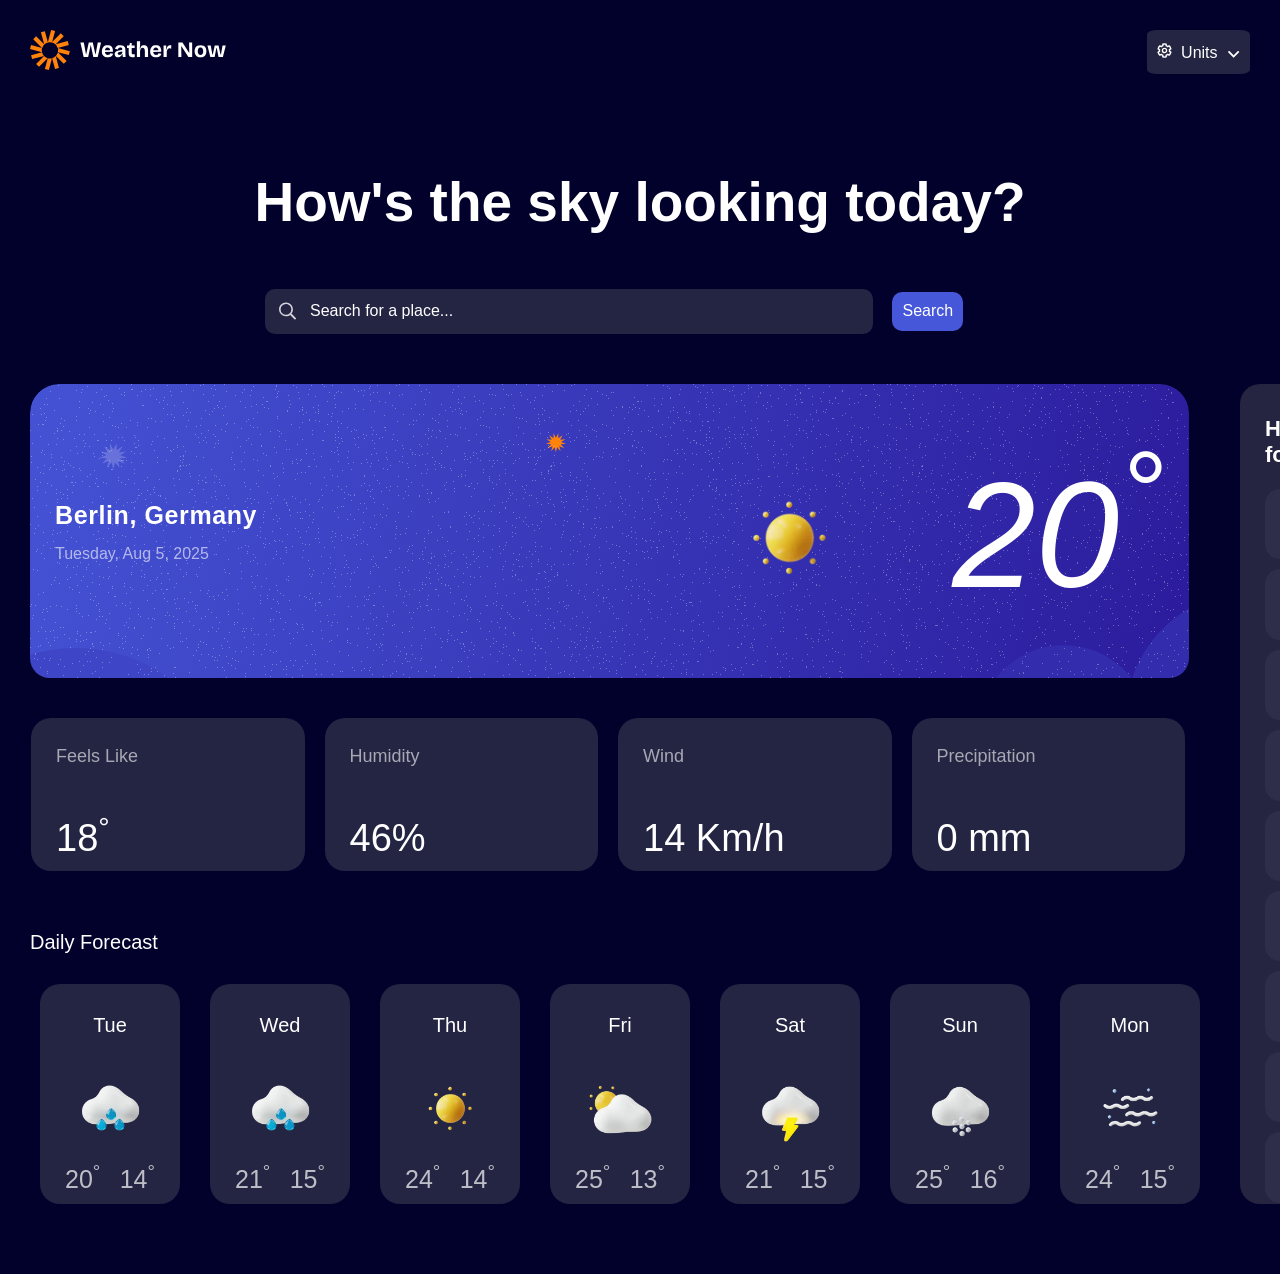
<file: index.html>
<!doctype html>
<html lang="en">
  <head>
    <meta charset="UTF-8" />
    <meta name="viewport" content="width=device-width, initial-scale=1.0" />
    <title>Document</title>
    <!-- External Css -->
    <link rel="stylesheet" href="./css/depi.css" />
    <!-- Font Awesome Library -->
    <link rel="stylesheet" href="./css/all.min.css" />
    <!-- Render All Element -->
    <link rel="stylesheet" href="./css/normalize.css" />
  </head>
  <body>
    <!-- Start Header -->
    <header>
      <div class="container">
        <div class="logo">
          <img src="./images/logo.svg" alt="" />
        </div>

        <div class="lang">
          <img src="./images/icon-units.svg" alt="" class="one" />
          <span> Units </span>
          <img src="./images/icon-dropdown.svg" alt="" class="two" />
        </div>
      </div>
    </header>
    <!-- End Header -->
    <!-- Start Landing -->
    <div class="landing">
      <div class="container">
        <h1>How's the sky looking today?</h1>

        <div class="search">
          <div class="in">
            <form action="">
              <img src="./images/icon-search.svg" alt="" />
              <input
                class="one"
                type="text"
                placeholder="Search for a place..."
              />
              <input class="two" type="submit" value="Search" />
            </form>
          </div>
        </div>
      </div>
    </div>
    <!-- End Landing -->
    <!-- Start Content -->
    <div class="content">
      <div class="container">
        <div class="left">
          <!-- Start Upper -->
          <div class="upper">
            <div class="first">
              <p>Berlin, Germany</p>
              <p>Tuesday, Aug 5, 2025</p>
            </div>
            <div class="second">
              <div class="sun">
                <img src="./images/icon-sunny.webp" alt="" />
              </div>
              <p>20<sup>°</sup></p>
            </div>
          </div>
          <!-- End Upper -->
          <!-- Start Middle -->
          <div class="middle">
            <div class="first card">
              <p>Feels Like</p>
              <span>18<sup>°</sup></span>
            </div>
            <div class="seconed card">
              <p>Humidity</p>
              <span>46%</span>
            </div>
            <div class="third card">
              <p>Wind</p>
              <span>14 Km/h</span>
            </div>
            <div class="fourth card">
              <p>Precipitation</p>
              <span>0 mm</span>
            </div>
          </div>
          <!-- End Middle -->
          <!-- start Lower -->
          <div class="lower">
            <div class="head">
              <p>Daily Forecast</p>
            </div>
            <div class="inner-content">
              <div class="first card">
                <p>Tue</p>
                <div class="image">
                  <img src="./images/icon-rain.webp" alt="" />
                </div>
                <div class="degrees">
                  <span>20<sup>°</sup></span>
                  <span>14<sup>°</sup></span>
                </div>
              </div>

              <div class="card">
                <p>Wed</p>
                <div class="image">
                  <img src="./images/icon-rain.webp" alt="" />
                </div>
                <div class="degrees">
                  <span>21<sup>°</sup></span>
                  <span>15<sup>°</sup></span>
                </div>
              </div>

              <div class="card">
                <p>Thu</p>
                <div class="image">
                  <img src="./images/icon-sunny.webp" alt="" />
                </div>
                <div class="degrees">
                  <span>24<sup>°</sup></span>
                  <span>14<sup>°</sup></span>
                </div>
              </div>

              <div class="first card">
                <p>Fri</p>
                <div class="image">
                  <img src="./images/icon-partly-cloudy.webp" alt="" />
                </div>
                <div class="degrees">
                  <span>25<sup>°</sup></span>
                  <span>13<sup>°</sup></span>
                </div>
              </div>

              <div class="card">
                <p>Sat</p>
                <div class="image">
                  <img src="./images/icon-storm.webp" alt="" />
                </div>
                <div class="degrees">
                  <span>21<sup>°</sup></span>
                  <span>15<sup>°</sup></span>
                </div>
              </div>

              <div class="card">
                <p>Sun</p>
                <div class="image">
                  <img src="./images/icon-snow.webp" alt="" />
                </div>
                <div class="degrees">
                  <span>25<sup>°</sup></span>
                  <span>16<sup>°</sup></span>
                </div>
              </div>
              <div class="card">
                <p>Mon</p>
                <div class="image">
                  <img src="./images/icon-fog.webp" alt="" />
                </div>
                <div class="degrees">
                  <span>24<sup>°</sup></span>
                  <span>15<sup>°</sup></span>
                </div>
              </div>
            </div>
          </div>
          <!-- End Lower -->
        </div>

        <div class="right">
          <!-- start head in content -->
          <div class="head">
            <p>Hourly forecast</p>
            <div class="icon">
              <span>Tuesday</span>
              <img src="./images/icon-dropdown.svg" alt="" />
            </div>
          </div>
          <!-- End head in content -->

          <div class="innerContent">
            <div class="card">
              <div class="miniIcon">
                <img src="./images/icon-overcast.webp" alt="" />
                <p>3 PM</p>
              </div>
              <p>20<sup>°</sup></p>
            </div>

            <div class="card">
              <div class="miniIcon">
                <img src="./images/icon-partly-cloudy.webp" alt="" />
                <p>4 PM</p>
              </div>
              <p>20<sup>°</sup></p>
            </div>
            <div class="card">
              <div class="miniIcon">
                <img src="./images/icon-sunny.webp" alt="" />
                <p>5 PM</p>
              </div>
              <p>20<sup>°</sup></p>
            </div>

            <div class="card">
              <div class="miniIcon">
                <img src="./images/icon-overcast.webp" alt="" />
                <p>6 PM</p>
              </div>
              <p>19<sup>°</sup></p>
            </div>

            <div class="card">
              <div class="miniIcon">
                <img src="./images/icon-snow.webp" alt="" />
                <p>7 PM</p>
              </div>
              <p>18<sup>°</sup></p>
            </div>
            <div class="card">
              <div class="miniIcon">
                <img src="./images/icon-fog.webp" alt="" />
                <p>8 PM</p>
              </div>
              <p>18<sup>°</sup></p>
            </div>
            <div class="card">
              <div class="miniIcon">
                <img src="./images/icon-snow.webp" alt="" />
                <p>9 PM</p>
              </div>
              <p>17<sup>°</sup></p>
            </div>
            <div class="card">
              <div class="miniIcon">
                <img src="./images/icon-overcast.webp" alt="" />
                <p>10 PM</p>
              </div>
              <p>17<sup>°</sup></p>
            </div>
            <div class="card">
              <div class="miniIcon">
                <img src="./images/icon-overcast.webp" alt="" />
                <p>3 PM</p>
              </div>
              <p>20<sup>°</sup></p>
            </div>

            <div class="card">
              <div class="miniIcon">
                <img src="./images/icon-partly-cloudy.webp" alt="" />
                <p>4 PM</p>
              </div>
              <p>20<sup>°</sup></p>
            </div>
            <div class="card">
              <div class="miniIcon">
                <img src="./images/icon-sunny.webp" alt="" />
                <p>5 PM</p>
              </div>
              <p>20<sup>°</sup></p>
            </div>

            <div class="card">
              <div class="miniIcon">
                <img src="./images/icon-overcast.webp" alt="" />
                <p>6 PM</p>
              </div>
              <p>19<sup>°</sup></p>
            </div>

            <div class="card">
              <div class="miniIcon">
                <img src="./images/icon-snow.webp" alt="" />
                <p>7 PM</p>
              </div>
              <p>18<sup>°</sup></p>
            </div>
            <div class="card">
              <div class="miniIcon">
                <img src="./images/icon-fog.webp" alt="" />
                <p>8 PM</p>
              </div>
              <p>18<sup>°</sup></p>
            </div>
            <div class="card">
              <div class="miniIcon">
                <img src="./images/icon-snow.webp" alt="" />
                <p>9 PM</p>
              </div>
              <p>17<sup>°</sup></p>
            </div>
            <div class="card">
              <div class="miniIcon">
                <img src="./images/icon-overcast.webp" alt="" />
                <p>10 PM</p>
              </div>
              <p>17<sup>°</sup></p>
            </div>
          </div>
        </div>
      </div>
    </div>
    <!-- End Content -->
  </body>
</html>
</file>
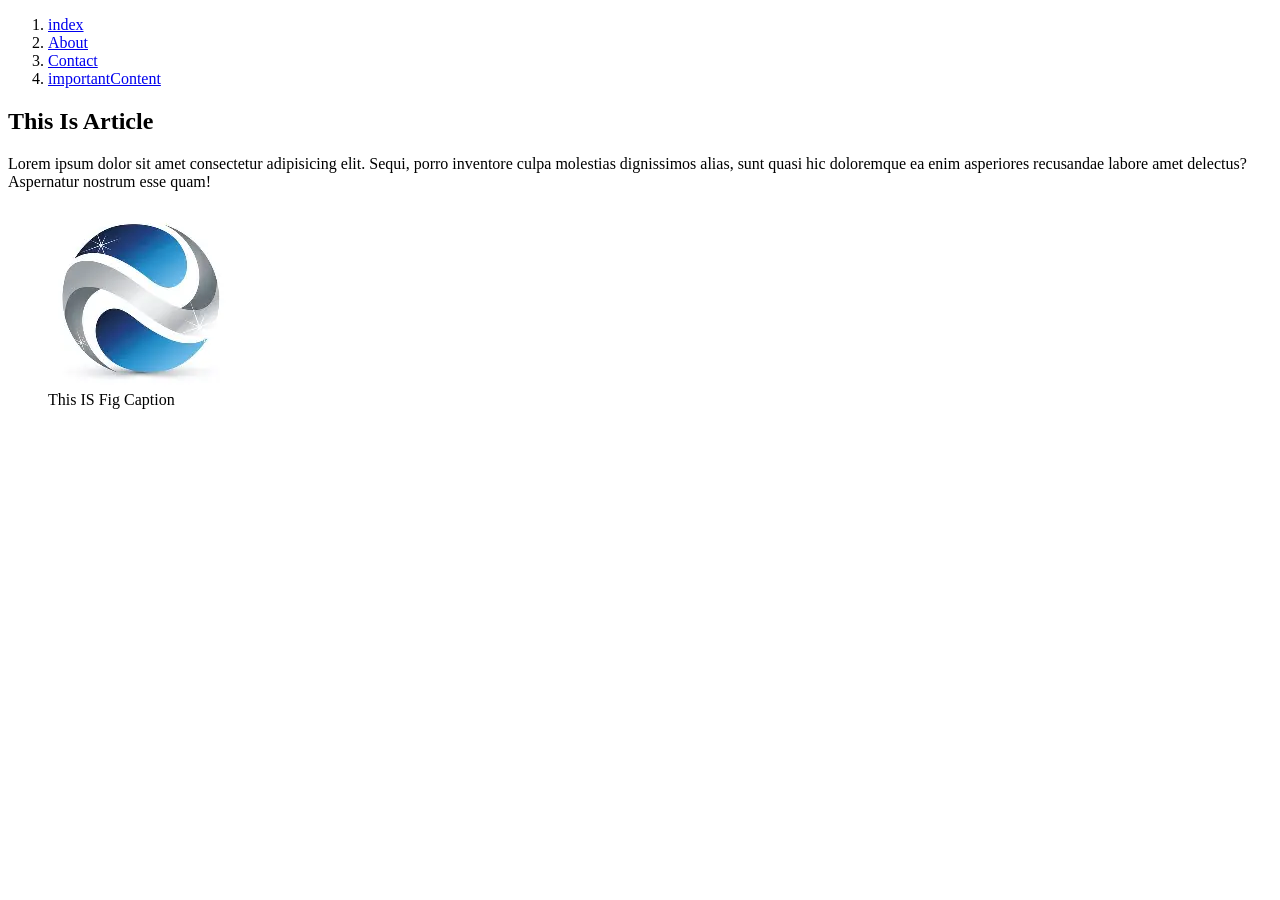
<file: Question_Five/index.html>
<!DOCTYPE html>
<html lang="en">
  <head>
    <meta charset="UTF-8" />
    <meta name="viewport" content="width=device-width, initial-scale=1.0" />
    <meta name="description" content="This is Description" />
    <meta name="author" content="Abdulrahman Taha" />
    <meta name="keywords" content="HTML" />
    <meta property="og:title" content="index">
    <meta property="og:description" content="this is content">
    <meta property="og:image" content="./../download.webp">
    <title>index</title>
    <link rel="canonical" href="https://www.yourdomain.com/index.html" />
  </head>
  <body>
    <header>
      <nav>
        <ol>
          <li><a href="index.html">index</a></li>
          <li>
            <a href="about.html">About</a>
          </li>
          <li>
            <a href="contact.html">Contact</a>
          </li>
          <li><a href="#importantContent">importantContent</a></li>
        </ol>
      </nav>
    </header>
    <main id="importantContent">
      <section>
        <article>
          <h2>This Is Article</h2>
          <p>
            Lorem ipsum dolor sit amet consectetur adipisicing elit. Sequi,
            porro inventore culpa molestias dignissimos alias, sunt quasi hic
            doloremque ea enim asperiores recusandae labore amet delectus?
            Aspernatur nostrum esse quam!
          </p>

          <figure>
            <img src="./../download.webp" alt="" />
            <figcaption>This IS Fig Caption</figcaption>
          </figure>
        </article>
      </section>
    </main>

    <footer></footer>
  </body>
</html>
</file>
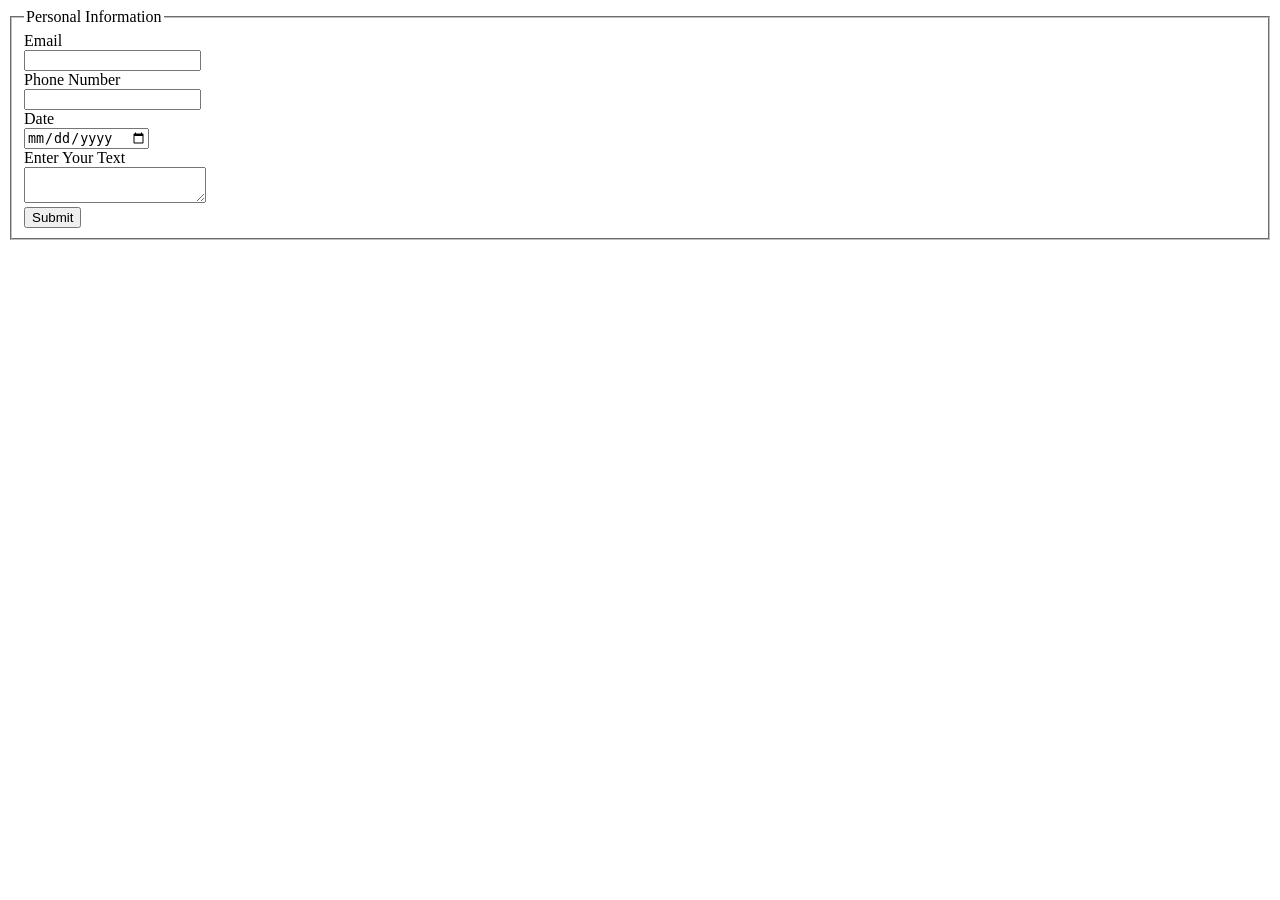
<file: Question_Four.html>
<!DOCTYPE html>
<html lang="en">
  <head>
    <meta charset="UTF-8" />
    <meta name="viewport" content="width=device-width, initial-scale=1.0" />
    <title>Document</title>
  </head>
  <body>
    <form action="">
      <fieldset>
        <legend>Personal Information</legend>

        <label for="em">Email</label> <br />

        <input
          type="email"
          name=""
          id="em"
          required
          aria-describedby="help"
          aria-invalid="true"
        /><br />
        <label for="ph">Phone Number</label><br />
        <input type="tel" id="ph" required /><br />
        <label for="da">Date</label><br />
        <input type="date" name="" id="da" required /><br />
        <label for="Ta">Enter Your Text</label><br />
        <textarea name="" id="Ta"></textarea><br />

        <input type="submit" />
      </fieldset>
    </form>
  </body>
</html>
</file>
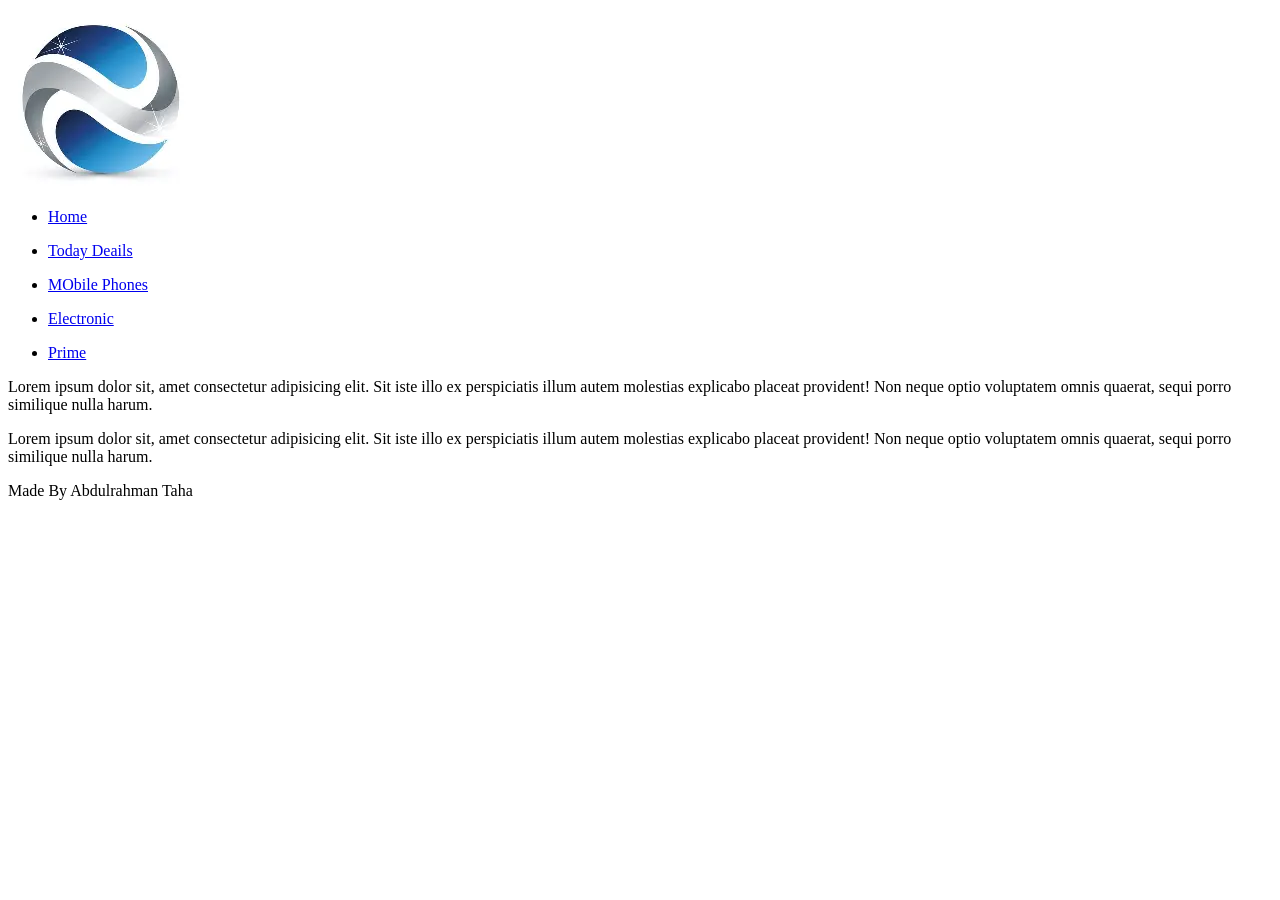
<file: Question_one.html>
<!DOCTYPE html>
<html lang="en">
  <head>
    <meta charset="UTF-8" />
    <meta name="viewport" content="width=device-width, initial-scale=1.0" />
    <title>Document</title>
  </head>
  <body>
    <header>
      <div class="container">
        <div class="logo"><img src="./download.webp" alt="logo" /></div>

        <nav>
          <ul>
            <li><a href="#">Home</a></li>
          </ul>
          <ul>
            <li><a href="#">Today Deails</a></li>
          </ul>
          <ul>
            <li><a href="tel:01067322335">MObile Phones</a></li>
          </ul>
          <ul>
            <li><a href="#">Electronic</a></li>
          </ul>
          <ul>
            <li><a href="#">Prime</a></li>
          </ul>
        </nav>
      </div>
    </header>

    <main>
      <div class="container">
        <article>
          <p>
            Lorem ipsum dolor sit, amet consectetur adipisicing elit. Sit iste
            illo ex perspiciatis illum autem molestias explicabo placeat
            provident! Non neque optio voluptatem omnis quaerat, sequi porro
            similique nulla harum.
          </p>
        </article>

        <article>
          <p>
            Lorem ipsum dolor sit, amet consectetur adipisicing elit. Sit iste
            illo ex perspiciatis illum autem molestias explicabo placeat
            provident! Non neque optio voluptatem omnis quaerat, sequi porro
            similique nulla harum.
          </p>
        </article>
      </div>
    </main>

    <footer>
      <div class="container">
        <p>Made By Abdulrahman Taha</p>
      </div>
    </footer>
  </body>
</html>
</file>
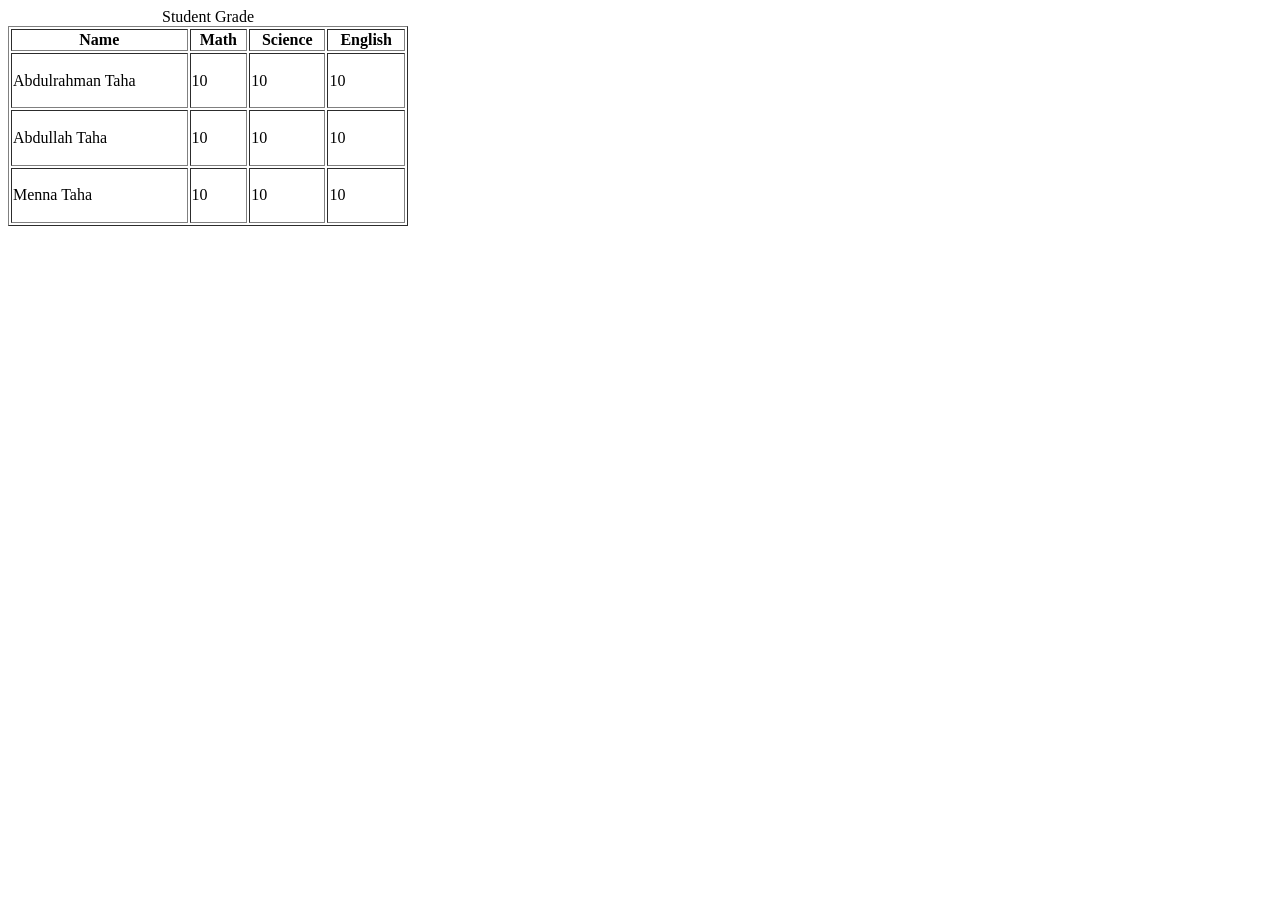
<file: Question_Two.html>
<!DOCTYPE html>
<html lang="en">
  <head>
    <meta charset="UTF-8" />
    <meta name="viewport" content="width=device-width, initial-scale=1.0" />
    <title>Document</title>
  </head>
  <body>
    <table border="1" width="400" height="200">
      <caption>
        Student Grade
      </caption>
      <thead>
        <tr>
          <th>Name</th>
          <th>Math</th>
          <th>Science</th>
          <th>English</th>
        </tr>
      </thead>
      <tbody>
        <tr>
          <td>Abdulrahman Taha</td>
          <td>10</td>
          <td>10</td>
          <td>10</td>
        </tr>

        <tr>
          <td>Abdullah Taha</td>
          <td>10</td>
          <td>10</td>
          <td>10</td>
        </tr>

        <tr>
          <td>Menna Taha</td>
          <td>10</td>
          <td>10</td>
          <td>10</td>
        </tr>
      </tbody>
    </table>
  </body>
</html>
</file>
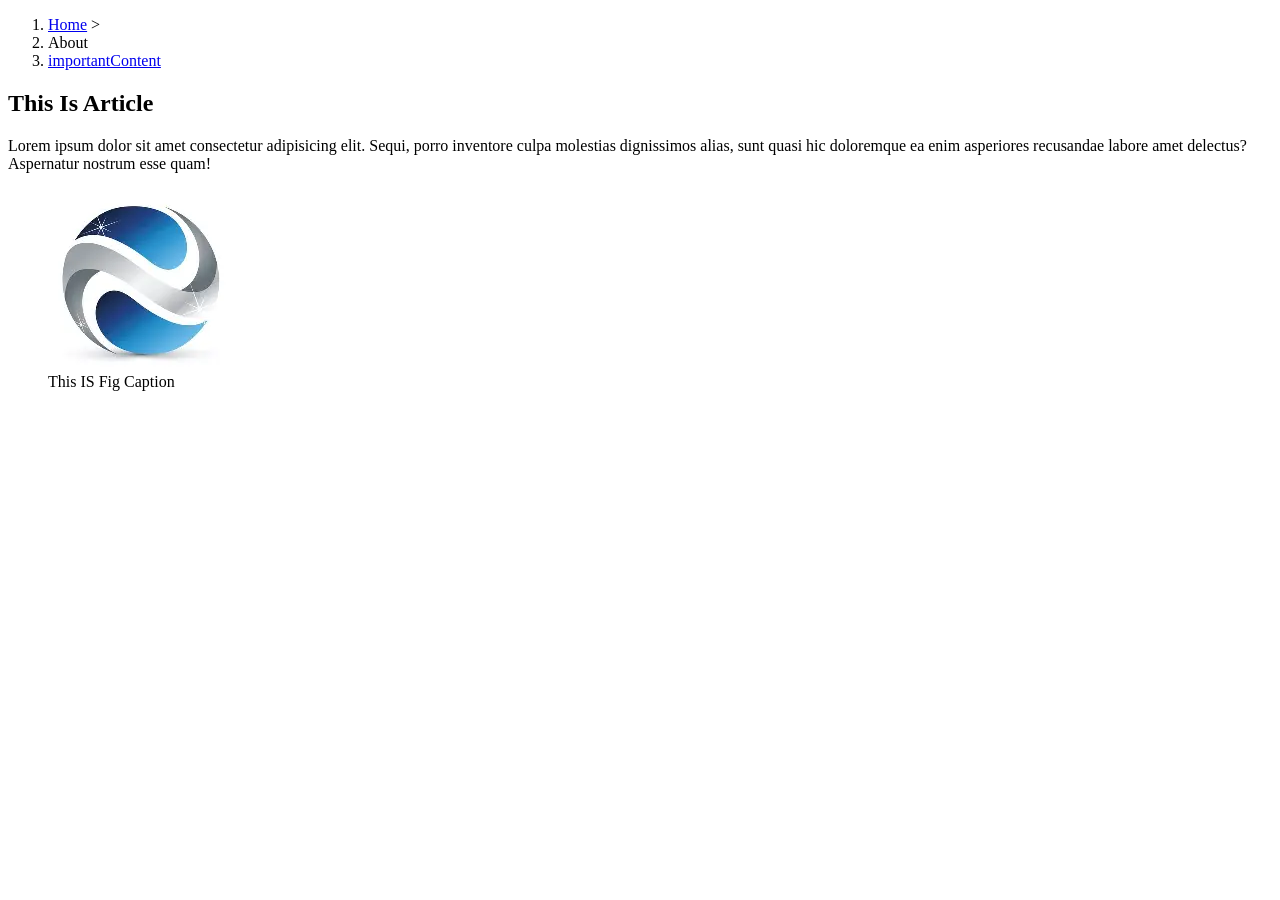
<file: Question_Five/about.html>
<!DOCTYPE html>
<html lang="en">
  <head>
      <meta charset="UTF-8" />
    <meta name="viewport" content="width=device-width, initial-scale=1.0" />
    <meta name="description" content="This is Description" />
    <meta name="author" content="Abdulrahman Taha" />
    <meta name="keywords" content="HTML" />
    <meta property="og:title" content="About">
    <meta property="og:description" content="this is content">
    <meta property="og:image" content="./../download.webp">
    <title>About</title>
    <link rel="canonical" href="https://www.yourdomain.com/contact.html">

  
  </head>
  <body>
    <nav>
      <ol>
        <li>
          <a href="index.html">Home</a>
          <span aria-hidden="true"> &gt; </span>
        </li>
        <li aria-current="page">About</li>

        <li><a href="#importantContent">importantContent</a></li>
      </ol>
    </nav>
    <header></header>

    <main id="importantContent">
      <section>
        <article>
          <h2>This Is Article</h2>
          <p>
            Lorem ipsum dolor sit amet consectetur adipisicing elit. Sequi,
            porro inventore culpa molestias dignissimos alias, sunt quasi hic
            doloremque ea enim asperiores recusandae labore amet delectus?
            Aspernatur nostrum esse quam!
          </p>

          <figure>
            <img src="./../download.webp" alt="" />
            <figcaption>This IS Fig Caption</figcaption>
          </figure>
        </article>
      </section>
    </main>
  </body>
</html>
</file>
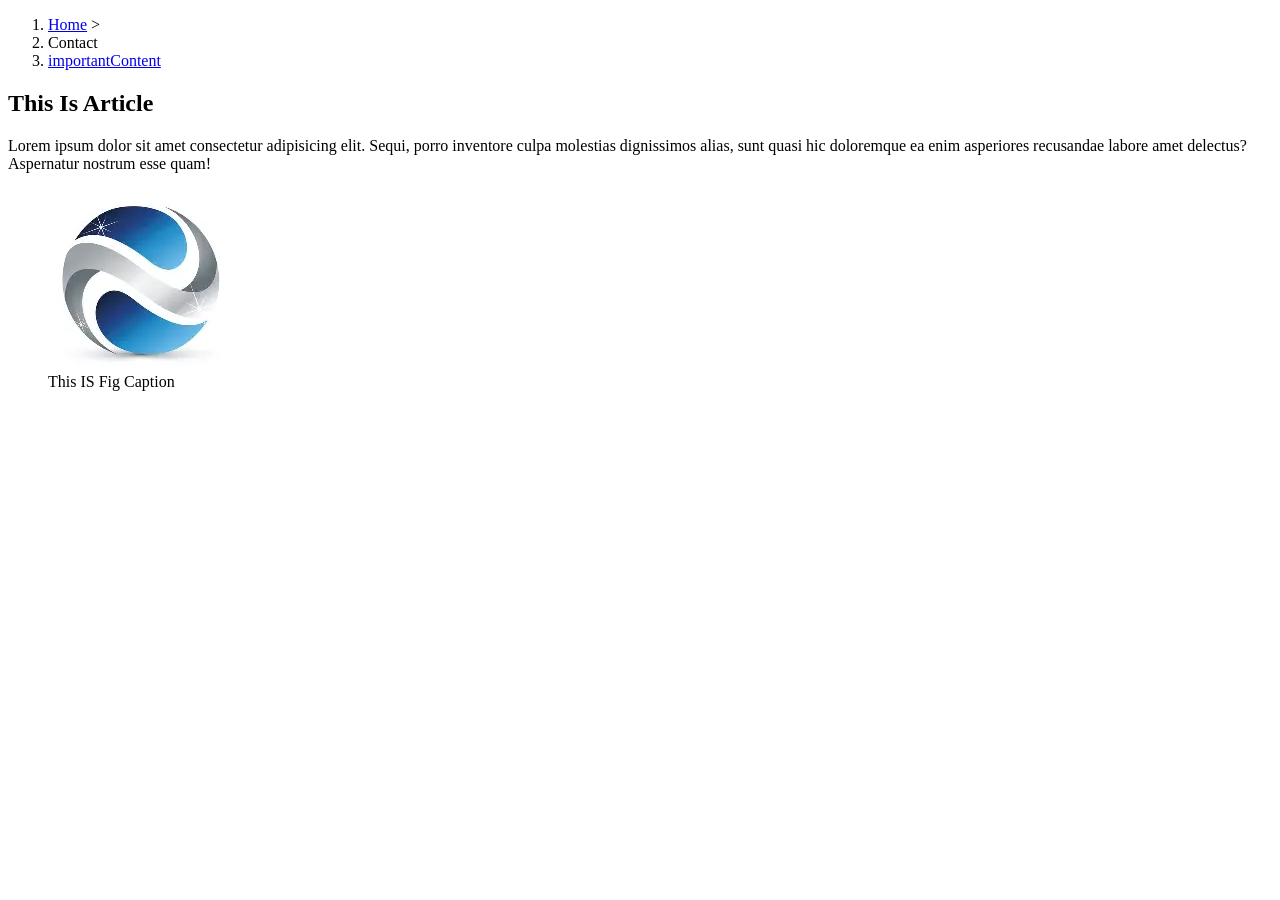
<file: Question_Five/contact.html>
<!DOCTYPE html>
<html lang="en">
  <head>
    <meta charset="UTF-8" />
    <meta name="viewport" content="width=device-width, initial-scale=1.0" />
    <meta name="description" content="This is Description" />
    <meta name="author" content="Abdulrahman Taha" />
    <meta name="keywords" content="HTML" />
    <meta property="og:title" content="Content">
    <meta property="og:description" content="this is content">
    <meta property="og:image" content="./../download.webp">
    <title>Contact</title>
    <link rel="canonical" href="https://www.yourdomain.com/about.html">
  </head>
  <body>
    <nav aria-label="Breadcrumb">
      <ol>
        <li>
          <a href="index.html">Home</a>
          <span aria-hidden="true"> &gt; </span>
        </li>
        <li aria-current="page">Contact</li>
        <li><a href="#importantContent">importantContent</a></li>
      </ol>
    </nav>

    <main id="importantContent">
      <section>
        <article>
          <h2>This Is Article</h2>
          <p>
            Lorem ipsum dolor sit amet consectetur adipisicing elit. Sequi,
            porro inventore culpa molestias dignissimos alias, sunt quasi hic
            doloremque ea enim asperiores recusandae labore amet delectus?
            Aspernatur nostrum esse quam!
          </p>

          <figure>
            <img src="./../download.webp" alt="" />
            <figcaption>This IS Fig Caption</figcaption>
          </figure>
        </article>
      </section>
    </main>
  </body>
</html>
</file>
<file: css/depi.css>
* {
  font-family: sans-serif;
}
.container {
  padding-inline: 30px;
  padding-block: 30px;
}
/* Start Header */
header {
  background-color: #02012b;
}
header .container {
  display: flex;
  justify-content: space-between;
}

header .container .lang {
  background-color: #242543;
  color: white;
  padding: 10px;
  cursor: pointer;
  border-radius: 10%;
  -webkit-border-radius: 10%;
  -moz-border-radius: 10%;
  -ms-border-radius: 10%;
  -o-border-radius: 10%;
}
header .container .lang .one {
  margin-right: 5px;
  height: 15px;
  margin-top: 3px;
}
header .container .lang span {
  font-weight: 500;
}
header .container .lang .two {
  margin-left: 5px;
}
/* End Header */
/* Start Landing */
.landing {
  background-color: #02012b;
  color: white;
  text-align: center;
  height: 250px;
}
.landing .container {
  display: flex;
  flex-direction: column;
}
.landing .container h1 {
  font-size: 55px;
  margin-bottom: 55px;
}
.landing .container .search {
  width: 750px;
  display: flex;
  margin: auto;
}
.landing .container .search .in {
  position: relative;
}
.landing .container .search .in img {
  position: absolute;
  height: 18px;
  left: 14px;
  top: 48%;
  transform: translateY(-50%);
  -webkit-transform: translateY(-50%);
  -moz-transform: translateY(-50%);
  -ms-transform: translateY(-50%);
  -o-transform: translateY(-50%);
}
.landing .container .search input {
  border-radius: 10px;
}
.landing .container .search .one {
  padding: 13px 13px 13px 45px;
  width: 550px;
  color: white;
  -webkit-border-radius: 10px;
  -moz-border-radius: 10px;
  -ms-border-radius: 10px;
  -o-border-radius: 10px;
  background: #242543;
  outline: none;
  border: #242543;
  margin-right: 15px;
}

.landing .container .search .one::placeholder {
  color: white;
}
.landing .container .search .two {
  padding: 10px;
  outline: none;
  border: #4657d9;
  background-color: #4657d9;
  cursor: pointer;
  color: white;
}
/* End Landing */
/* Start Content */
.content {
  background-color: #02012b;

  padding-bottom: 120px;
}
.content .container {
  height: 740px;
  display: flex;
  gap: 30px;
}

.content .container .left {
  /* background-color: red; */
  width: 1347px;
  display: flex;
  flex-direction: column;
  gap: 30px;
}
/* Start Upper in Content */
.content .container .left .upper {
  height: 37%;
  padding: 10px 25px;
  background-image: url(../images/bg-today-large.svg);
  background-repeat: no-repeat;
  background-size: cover;
  border-radius: 20px;
  width: 94%;
  -webkit-border-radius: 20px;
  -moz-border-radius: 20px;
  -ms-border-radius: 20px;
  -o-border-radius: 20px;
  display: flex;
  justify-content: space-between;
}

.content .container .left .upper .first {
  color: white;
  transform: translateY(30%);
  -webkit-transform: translateY(30%);
  -moz-transform: translateY(30%);
  -ms-transform: translateY(30%);
  -o-transform: translateY(30%);
}
.content .container .left .upper .first p:nth-child(1) {
  font-size: 25px;
  font-weight: 700;
  letter-spacing: 0.6px;
  margin-bottom: 15px;
}
.content .container .left .upper .first p:nth-child(2) {
  opacity: 0.6;
  margin-top: 0;
}
.content .container .left .upper .second {
  color: white;
  width: 450px;
  justify-content: space-between;
  display: flex;
}
.content .container .left .upper .second .sun img {
  margin-top: 45%;
  height: 150px;
}
.content .container .left .upper .second p {
  font-style: italic;
  font-weight: 500;
  margin-top: 55px;
  font-size: 150px;
}
/* End Upper in Content */
/* Start Middle in Content */
.content .container .left .middle {
  /* background-color: red; */
  color: white;
  padding: 10px 25px;
  height: 25%;

  border-radius: 20px;
  -webkit-border-radius: 20px;
  -moz-border-radius: 20px;
  -ms-border-radius: 20px;
  -o-border-radius: 20px;
  display: flex;
  gap: 20px;
  justify-content: space-between;
}
.content .container .left .middle .card {
  background-color: #242543;
  width: 25%;
  padding: 10px 25px;
  border-radius: 20px;
  -webkit-border-radius: 20px;
  -moz-border-radius: 20px;
  -ms-border-radius: 20px;
  -o-border-radius: 20px;
}
.content .container .left .middle .card p {
  opacity: 0.6;
  font-size: 18px;
  margin-bottom: 50px;
}
.content .container .left .middle .first {
  margin-left: -24px;
}
.content .container .left .middle .card span {
  font-size: 38px;
  font-weight: 100;
}
/* End middle in content */
/* Start Lower */
.content .container .left .lower .head {
  color: white;
  font-weight: 200;
  font-size: 20px;
}
.content .container .left .lower .inner-content {
  /* background-color: red; */
  color: white;
  padding: 10px;
  height: 25%;

  border-radius: 20px;
  -webkit-border-radius: 20px;
  -moz-border-radius: 20px;
  -ms-border-radius: 20px;
  -o-border-radius: 20px;
  display: flex;
  gap: 30px;
  justify-content: space-between;
}
.content .container .left .lower .card {
  background-color: #242543;
  width: calc((75% / 7));
  padding: 10px 25px;
  border-radius: 20px;
  height: 200px;
  -webkit-border-radius: 20px;
  -moz-border-radius: 20px;
  -ms-border-radius: 20px;
  -o-border-radius: 20px;
  text-align: center;
  display: flex;
  flex-direction: column;
  justify-content: space-between;
}
.content .container .left .lower .first {
  /* margin-left:-25px; */
}
.content .container .left .lower .card p {
  font-size: 20px;
}
.content .container .left .lower .card .image img {
  height: 90px;
}

.content .container .left .lower .card .degrees {
  display: flex;
  justify-content: space-between;
}
.content .container .left .lower .card .degrees span {
  font-size: 25px;
  opacity: 0.7;
}
/* End lower */
.content .container .right {
  background-color: #252541;
  border-radius: 20px;
  padding: 10px 25px;
  height: 800px;
  width: 470px;
  -webkit-border-radius: 20px;
  -moz-border-radius: 20px;
  -ms-border-radius: 20px;
  -o-border-radius: 20px;
}

.content .container .right .head {
  display: flex;
  justify-content: space-between;
}
.content .container .right .head p {
  color: white;
  font-weight: 600;
  font-size: 22px;
}
.content .container .right .head .icon {
  background-color: #3b3a5c;
  padding: 10px 30px;
  border-radius: 10px;
  margin-block: 1em;
  color: white;
  -webkit-border-radius: 10px;
  -moz-border-radius: 10px;
  -ms-border-radius: 10px;
  -o-border-radius: 10px;
  font-weight: 500;
  letter-spacing: 1px;
  cursor: pointer;
}
.content .container .right .head .icon img {
  margin-left: 5px;
}
.content .container .right .innerContent {
  display: flex;
  flex-direction: column;
  gap: 10px;

  max-height: 720px;
  overflow-y: auto;
  padding-right: 8px;
}
.content .container .right .innerContent::-webkit-scrollbar {
  width: 6px;
}

.content .container .right .innerContent::-webkit-scrollbar-thumb {
  background: rgba(255, 255, 255, 0.4);
  border-radius: 10px;
}

.content .container .right .innerContent::-webkit-scrollbar-track {
  background: transparent;
}

.content .container .right .innerContent .card {
  color: white;

  display: flex;
  padding: 8px 10px;
  background-color: #2e2e4a;
  border-radius: 15px;
  justify-content: space-between;
  -webkit-border-radius: 15px;
  -moz-border-radius: 15px;
  -ms-border-radius: 15px;
  -o-border-radius: 15px;
}
.content .container .right .innerContent .card .miniIcon {
  display: flex;
}
.content .container .right .innerContent .card .miniIcon img {
  width: 50px;
  margin-right: 5px;
}
.content .container .right .innerContent .card .miniIcon p {
  margin-top: 20px;
  font-weight: 700;
}
/* End Content */
</file>
